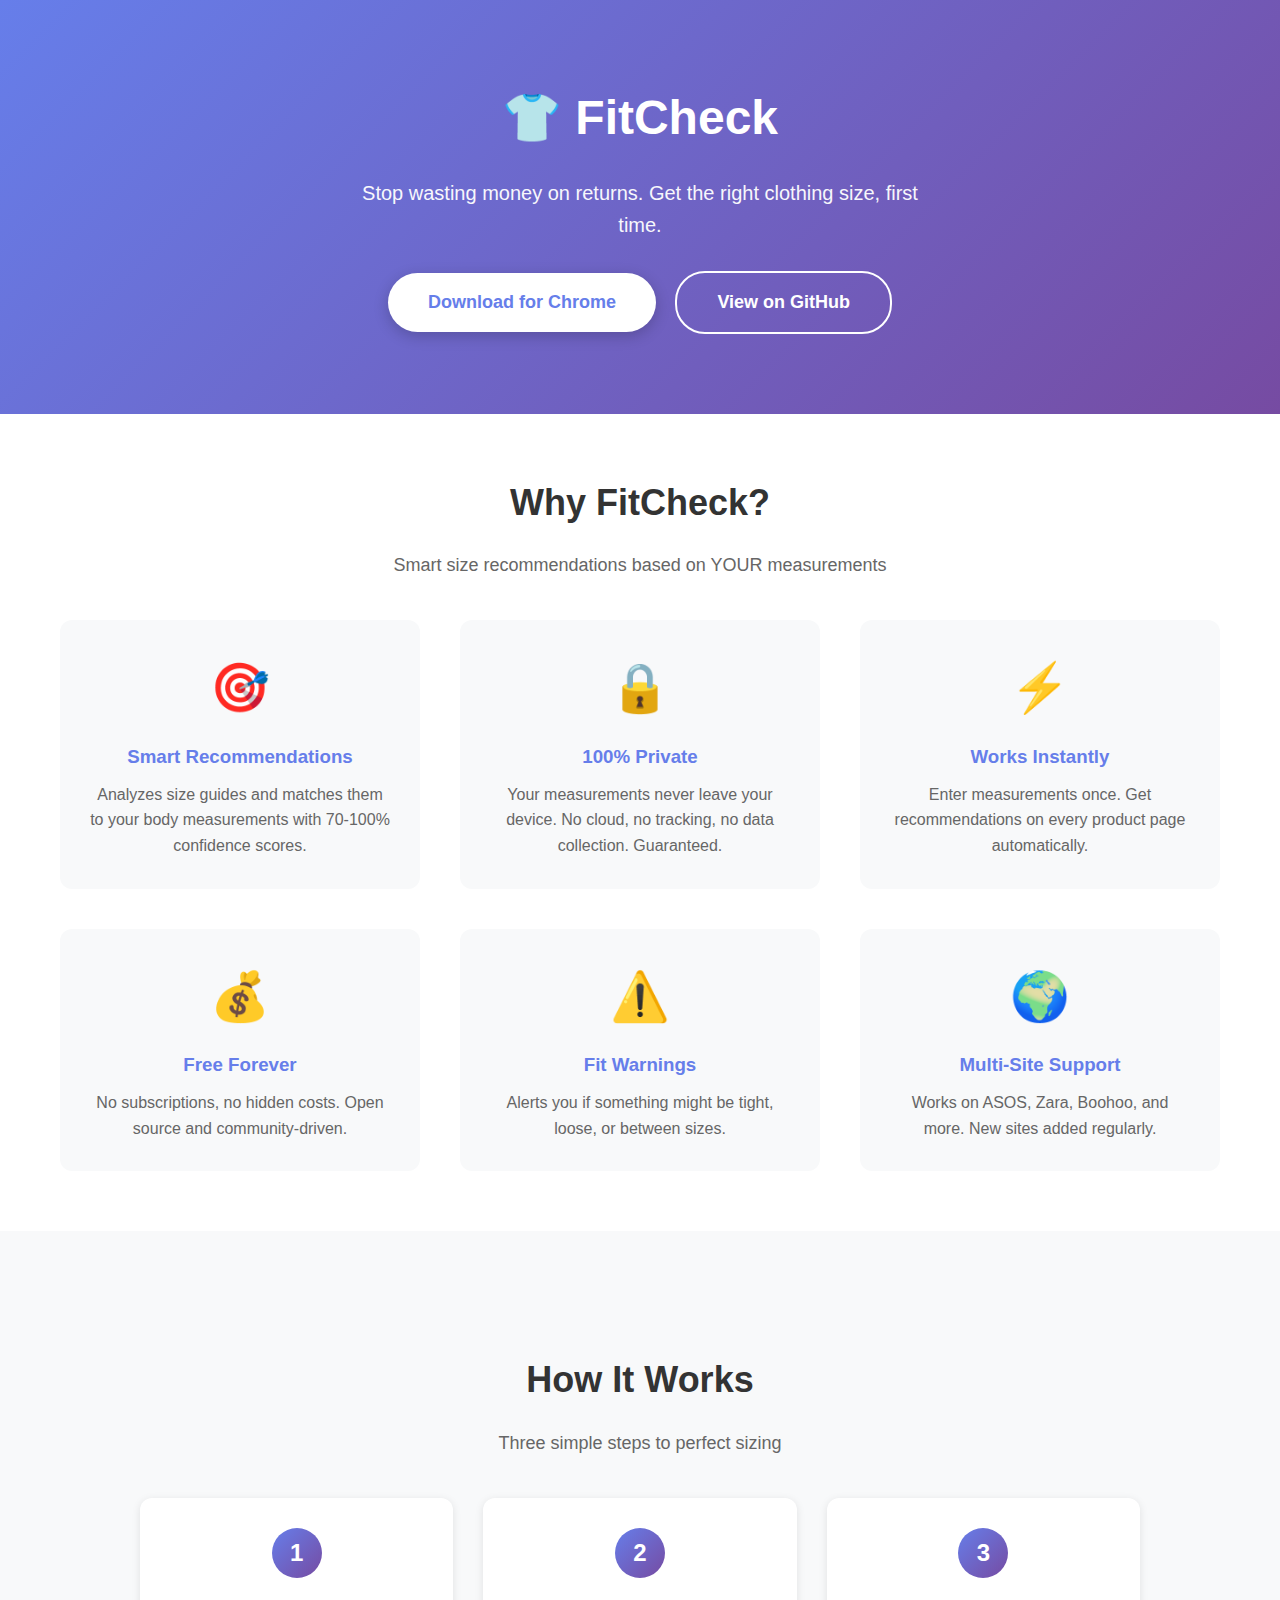
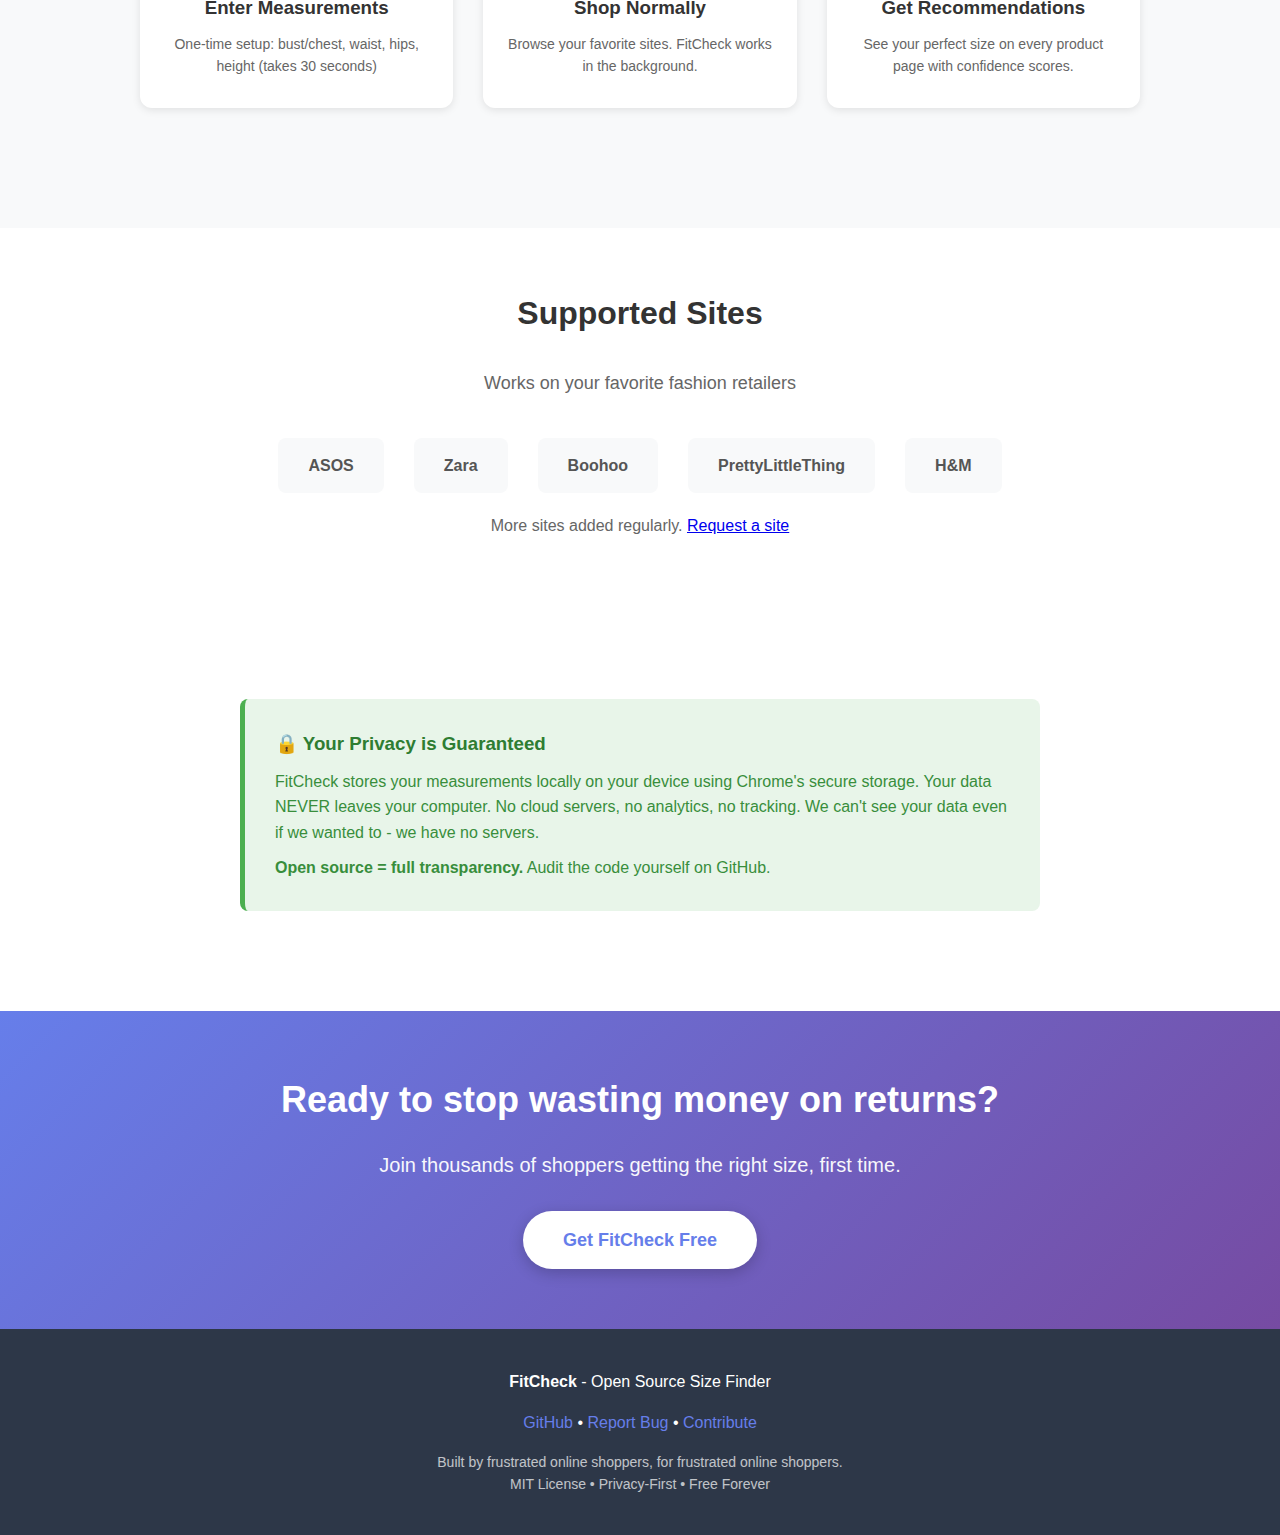
<file: index.html>
<!DOCTYPE html>
<html lang="en">
<head>
  <meta charset="UTF-8">
  <meta name="viewport" content="width=device-width, initial-scale=1.0">
  <meta name="description" content="Stop wasting money on returns. FitCheck recommends your perfect clothing size across different brands. Privacy-first, open-source, free forever.">
  <title>FitCheck - Smart Size Finder | Get the Right Size, First Time</title>
  
  <!-- Open Graph -->
  <meta property="og:title" content="FitCheck - Smart Size Finder">
  <meta property="og:description" content="Stop wasting money on returns. Get perfect clothing sizes based on your measurements.">
  <meta property="og:type" content="website">
  <meta property="og:url" content="https://prensj2.github.io/fitcheck-extension/">
  
  <!-- Twitter Card -->
  <meta name="twitter:card" content="summary_large_image">
  <meta name="twitter:title" content="FitCheck - Smart Size Finder">
  <meta name="twitter:description" content="Stop wasting money on returns. Get the right size, first time.">
  
  <style>
    * {
      margin: 0;
      padding: 0;
      box-sizing: border-box;
    }

    body {
      font-family: -apple-system, BlinkMacSystemFont, 'Segoe UI', Roboto, Oxygen, Ubuntu, Cantarell, sans-serif;
      line-height: 1.6;
      color: #333;
    }

    .hero {
      background: linear-gradient(135deg, #667eea 0%, #764ba2 100%);
      color: white;
      padding: 80px 20px;
      text-align: center;
    }

    .hero h1 {
      font-size: 48px;
      margin-bottom: 20px;
      font-weight: 700;
    }

    .hero p {
      font-size: 20px;
      margin-bottom: 30px;
      opacity: 0.95;
      max-width: 600px;
      margin-left: auto;
      margin-right: auto;
    }

    .cta-button {
      display: inline-block;
      background: white;
      color: #667eea;
      padding: 15px 40px;
      border-radius: 30px;
      text-decoration: none;
      font-weight: 600;
      font-size: 18px;
      box-shadow: 0 4px 15px rgba(0,0,0,0.2);
      transition: transform 0.2s, box-shadow 0.2s;
    }

    .cta-button:hover {
      transform: translateY(-2px);
      box-shadow: 0 6px 20px rgba(0,0,0,0.3);
    }

    .cta-secondary {
      display: inline-block;
      background: transparent;
      color: white;
      padding: 15px 40px;
      border: 2px solid white;
      border-radius: 30px;
      text-decoration: none;
      font-weight: 600;
      font-size: 18px;
      margin-left: 15px;
      transition: background 0.2s;
    }

    .cta-secondary:hover {
      background: rgba(255,255,255,0.1);
    }

    .container {
      max-width: 1200px;
      margin: 0 auto;
      padding: 60px 20px;
    }

    .features {
      display: grid;
      grid-template-columns: repeat(auto-fit, minmax(300px, 1fr));
      gap: 40px;
      margin-top: 40px;
    }

    .feature {
      text-align: center;
      padding: 30px;
      background: #f8f9fa;
      border-radius: 12px;
    }

    .feature-icon {
      font-size: 48px;
      margin-bottom: 15px;
    }

    .feature h3 {
      margin-bottom: 10px;
      color: #667eea;
    }

    .feature p {
      color: #666;
    }

    .how-it-works {
      background: #f8f9fa;
      padding: 60px 20px;
    }

    .steps {
      display: grid;
      grid-template-columns: repeat(auto-fit, minmax(250px, 1fr));
      gap: 30px;
      max-width: 1000px;
      margin: 40px auto 0;
    }

    .step {
      text-align: center;
      padding: 30px 20px;
      background: white;
      border-radius: 12px;
      box-shadow: 0 2px 8px rgba(0,0,0,0.1);
    }

    .step-number {
      display: inline-block;
      width: 50px;
      height: 50px;
      background: linear-gradient(135deg, #667eea 0%, #764ba2 100%);
      color: white;
      border-radius: 50%;
      line-height: 50px;
      font-size: 24px;
      font-weight: 700;
      margin-bottom: 15px;
    }

    .step h3 {
      margin-bottom: 10px;
      color: #333;
    }

    .step p {
      color: #666;
      font-size: 14px;
    }

    .sites {
      text-align: center;
      padding: 60px 20px;
    }

    .sites h2 {
      margin-bottom: 30px;
      font-size: 32px;
    }

    .site-logos {
      display: flex;
      justify-content: center;
      gap: 30px;
      flex-wrap: wrap;
      margin-top: 20px;
    }

    .site-logo {
      padding: 15px 30px;
      background: #f8f9fa;
      border-radius: 8px;
      font-weight: 600;
      color: #555;
    }

    .privacy-banner {
      background: #e8f5e9;
      border-left: 5px solid #4caf50;
      padding: 30px;
      margin: 40px auto;
      max-width: 800px;
      border-radius: 8px;
    }

    .privacy-banner h3 {
      color: #2e7d32;
      margin-bottom: 10px;
    }

    .privacy-banner p {
      color: #388e3c;
    }

    footer {
      background: #2d3748;
      color: white;
      text-align: center;
      padding: 40px 20px;
    }

    footer a {
      color: #667eea;
      text-decoration: none;
    }

    footer a:hover {
      text-decoration: underline;
    }

    h2 {
      text-align: center;
      font-size: 36px;
      margin-bottom: 20px;
    }

    .subtitle {
      text-align: center;
      color: #666;
      font-size: 18px;
      margin-bottom: 40px;
    }

    @media (max-width: 768px) {
      .hero h1 {
        font-size: 32px;
      }

      .hero p {
        font-size: 16px;
      }

      .cta-button, .cta-secondary {
        display: block;
        margin: 10px auto;
        max-width: 300px;
      }
    }
  </style>
</head>
<body>
  <!-- Hero Section -->
  <div class="hero">
    <h1>👕 FitCheck</h1>
    <p>Stop wasting money on returns. Get the right clothing size, first time.</p>
    <a href="https://github.com/PrenSJ2/fitcheck-extension/releases" class="cta-button">Download for Chrome</a>
    <a href="https://github.com/PrenSJ2/fitcheck-extension" class="cta-secondary">View on GitHub</a>
  </div>

  <!-- Features Section -->
  <div class="container">
    <h2>Why FitCheck?</h2>
    <p class="subtitle">Smart size recommendations based on YOUR measurements</p>

    <div class="features">
      <div class="feature">
        <div class="feature-icon">🎯</div>
        <h3>Smart Recommendations</h3>
        <p>Analyzes size guides and matches them to your body measurements with 70-100% confidence scores.</p>
      </div>

      <div class="feature">
        <div class="feature-icon">🔒</div>
        <h3>100% Private</h3>
        <p>Your measurements never leave your device. No cloud, no tracking, no data collection. Guaranteed.</p>
      </div>

      <div class="feature">
        <div class="feature-icon">⚡</div>
        <h3>Works Instantly</h3>
        <p>Enter measurements once. Get recommendations on every product page automatically.</p>
      </div>

      <div class="feature">
        <div class="feature-icon">💰</div>
        <h3>Free Forever</h3>
        <p>No subscriptions, no hidden costs. Open source and community-driven.</p>
      </div>

      <div class="feature">
        <div class="feature-icon">⚠️</div>
        <h3>Fit Warnings</h3>
        <p>Alerts you if something might be tight, loose, or between sizes.</p>
      </div>

      <div class="feature">
        <div class="feature-icon">🌍</div>
        <h3>Multi-Site Support</h3>
        <p>Works on ASOS, Zara, Boohoo, and more. New sites added regularly.</p>
      </div>
    </div>
  </div>

  <!-- How It Works -->
  <div class="how-it-works">
    <div class="container">
      <h2>How It Works</h2>
      <p class="subtitle">Three simple steps to perfect sizing</p>

      <div class="steps">
        <div class="step">
          <div class="step-number">1</div>
          <h3>Enter Measurements</h3>
          <p>One-time setup: bust/chest, waist, hips, height (takes 30 seconds)</p>
        </div>

        <div class="step">
          <div class="step-number">2</div>
          <h3>Shop Normally</h3>
          <p>Browse your favorite sites. FitCheck works in the background.</p>
        </div>

        <div class="step">
          <div class="step-number">3</div>
          <h3>Get Recommendations</h3>
          <p>See your perfect size on every product page with confidence scores.</p>
        </div>
      </div>
    </div>
  </div>

  <!-- Supported Sites -->
  <div class="sites">
    <h2>Supported Sites</h2>
    <p class="subtitle">Works on your favorite fashion retailers</p>

    <div class="site-logos">
      <div class="site-logo">ASOS</div>
      <div class="site-logo">Zara</div>
      <div class="site-logo">Boohoo</div>
      <div class="site-logo">PrettyLittleThing</div>
      <div class="site-logo">H&M</div>
    </div>

    <p style="margin-top: 20px; color: #666;">More sites added regularly. <a href="https://github.com/PrenSJ2/fitcheck-extension/issues/new?template=new_site_request.md">Request a site</a></p>
  </div>

  <!-- Privacy -->
  <div class="container">
    <div class="privacy-banner">
      <h3>🔒 Your Privacy is Guaranteed</h3>
      <p>FitCheck stores your measurements locally on your device using Chrome's secure storage. Your data NEVER leaves your computer. No cloud servers, no analytics, no tracking. We can't see your data even if we wanted to - we have no servers.</p>
      <p style="margin-top: 10px;"><strong>Open source = full transparency.</strong> Audit the code yourself on GitHub.</p>
    </div>
  </div>

  <!-- CTA Footer -->
  <div class="hero" style="padding: 60px 20px;">
    <h2 style="color: white; font-size: 36px; margin-bottom: 20px;">Ready to stop wasting money on returns?</h2>
    <p style="margin-bottom: 30px;">Join thousands of shoppers getting the right size, first time.</p>
    <a href="https://github.com/PrenSJ2/fitcheck-extension/releases" class="cta-button">Get FitCheck Free</a>
  </div>

  <!-- Footer -->
  <footer>
    <p><strong>FitCheck</strong> - Open Source Size Finder</p>
    <p style="margin-top: 15px;">
      <a href="https://github.com/PrenSJ2/fitcheck-extension">GitHub</a> •
      <a href="https://github.com/PrenSJ2/fitcheck-extension/issues">Report Bug</a> •
      <a href="https://github.com/PrenSJ2/fitcheck-extension/blob/master/CONTRIBUTING.md">Contribute</a>
    </p>
    <p style="margin-top: 15px; opacity: 0.7; font-size: 14px;">
      Built by frustrated online shoppers, for frustrated online shoppers.<br>
      MIT License • Privacy-First • Free Forever
    </p>
  </footer>
</body>
</html>
</file>
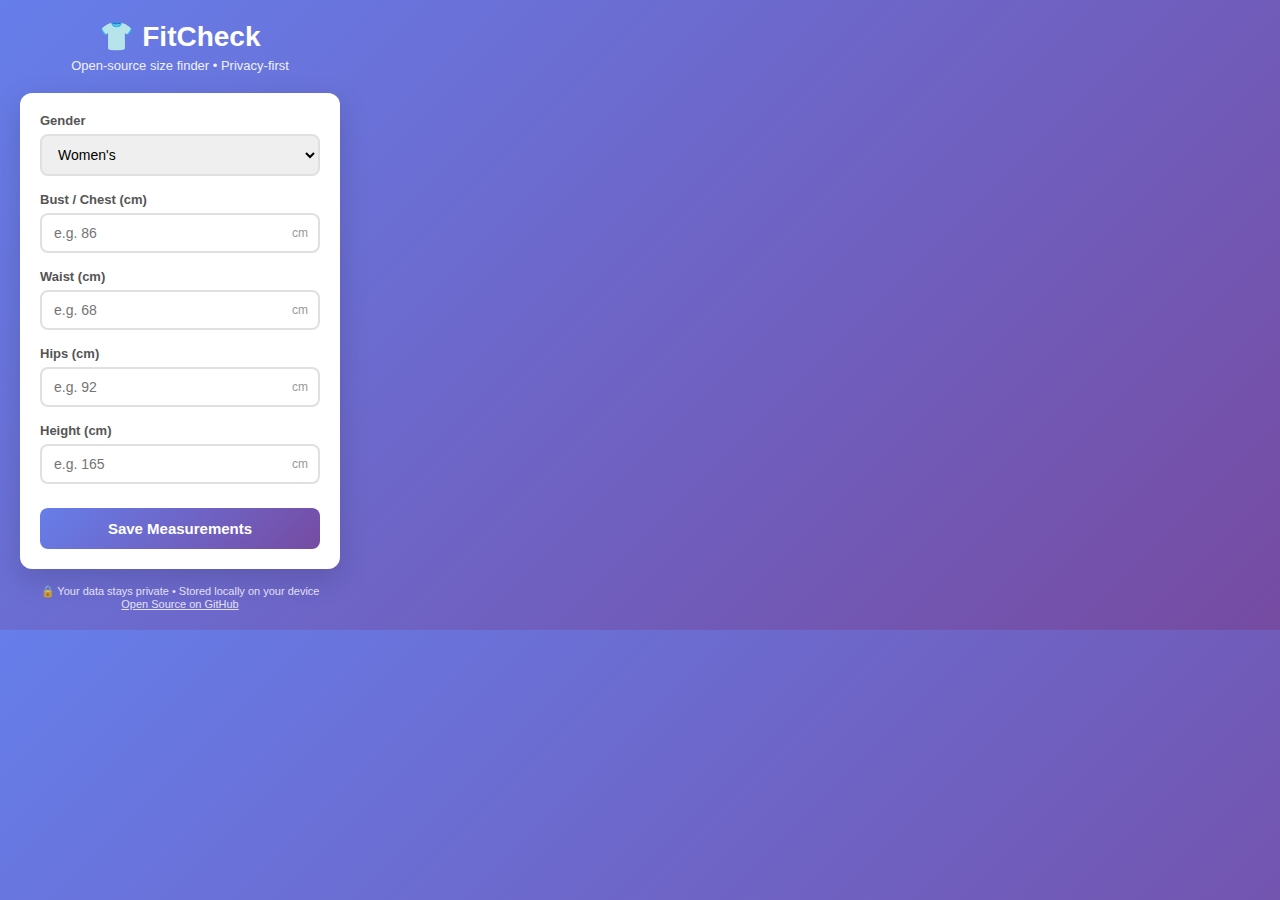
<file: popup.html>
<!DOCTYPE html>
<html lang="en">
<head>
  <meta charset="UTF-8">
  <meta name="viewport" content="width=device-width, initial-scale=1.0">
  <title>FitCheck</title>
  <style>
    * {
      margin: 0;
      padding: 0;
      box-sizing: border-box;
    }

    body {
      width: 360px;
      min-height: 500px;
      font-family: -apple-system, BlinkMacSystemFont, 'Segoe UI', Roboto, Oxygen, Ubuntu, Cantarell, sans-serif;
      background: linear-gradient(135deg, #667eea 0%, #764ba2 100%);
      color: #333;
    }

    .container {
      padding: 20px;
    }

    .header {
      text-align: center;
      color: white;
      margin-bottom: 20px;
    }

    .header h1 {
      font-size: 28px;
      font-weight: 700;
      margin-bottom: 5px;
    }

    .header p {
      font-size: 13px;
      opacity: 0.9;
    }

    .card {
      background: white;
      border-radius: 12px;
      padding: 20px;
      box-shadow: 0 10px 30px rgba(0,0,0,0.15);
    }

    .form-group {
      margin-bottom: 16px;
    }

    .form-group label {
      display: block;
      font-size: 13px;
      font-weight: 600;
      color: #555;
      margin-bottom: 6px;
    }

    .input-wrapper {
      position: relative;
    }

    .form-group input,
    .form-group select {
      width: 100%;
      padding: 10px 12px;
      border: 2px solid #e0e0e0;
      border-radius: 8px;
      font-size: 14px;
      transition: all 0.2s;
    }

    .form-group input:focus,
    .form-group select:focus {
      outline: none;
      border-color: #667eea;
    }

    .unit {
      position: absolute;
      right: 12px;
      top: 50%;
      transform: translateY(-50%);
      font-size: 12px;
      color: #999;
      pointer-events: none;
    }

    .btn {
      width: 100%;
      padding: 12px;
      background: linear-gradient(135deg, #667eea 0%, #764ba2 100%);
      color: white;
      border: none;
      border-radius: 8px;
      font-size: 15px;
      font-weight: 600;
      cursor: pointer;
      transition: transform 0.2s, box-shadow 0.2s;
      margin-top: 8px;
    }

    .btn:hover {
      transform: translateY(-2px);
      box-shadow: 0 6px 20px rgba(102, 126, 234, 0.4);
    }

    .btn:active {
      transform: translateY(0);
    }

    .status {
      margin-top: 16px;
      padding: 12px;
      border-radius: 8px;
      font-size: 13px;
      text-align: center;
      display: none;
    }

    .status.success {
      background: #d4edda;
      color: #155724;
      display: block;
    }

    .status.info {
      background: #d1ecf1;
      color: #0c5460;
      display: block;
    }

    .footer {
      text-align: center;
      margin-top: 16px;
      color: white;
      font-size: 11px;
      opacity: 0.8;
    }

    .footer a {
      color: white;
      text-decoration: underline;
    }

    .measurements-saved {
      display: none;
      text-align: center;
      padding: 30px 20px;
    }

    .measurements-saved h2 {
      color: #667eea;
      font-size: 20px;
      margin-bottom: 10px;
    }

    .measurements-saved p {
      color: #666;
      font-size: 14px;
      line-height: 1.6;
      margin-bottom: 20px;
    }

    .measurement-display {
      background: #f8f9fa;
      padding: 12px;
      border-radius: 8px;
      margin-bottom: 16px;
    }

    .measurement-display div {
      display: flex;
      justify-content: space-between;
      padding: 6px 0;
      font-size: 13px;
    }

    .measurement-display strong {
      color: #667eea;
    }
  </style>
</head>
<body>
  <div class="container">
    <div class="header">
      <h1>👕 FitCheck</h1>
      <p>Open-source size finder • Privacy-first</p>
    </div>

    <div class="card">
      <div id="inputForm">
        <div class="form-group">
          <label>Gender</label>
          <select id="gender">
            <option value="female">Women's</option>
            <option value="male">Men's</option>
          </select>
        </div>

        <div class="form-group">
          <label>Bust / Chest (cm)</label>
          <div class="input-wrapper">
            <input type="number" id="bust" placeholder="e.g. 86" min="50" max="150" step="0.5">
            <span class="unit">cm</span>
          </div>
        </div>

        <div class="form-group">
          <label>Waist (cm)</label>
          <div class="input-wrapper">
            <input type="number" id="waist" placeholder="e.g. 68" min="40" max="150" step="0.5">
            <span class="unit">cm</span>
          </div>
        </div>

        <div class="form-group">
          <label>Hips (cm)</label>
          <div class="input-wrapper">
            <input type="number" id="hips" placeholder="e.g. 92" min="50" max="150" step="0.5">
            <span class="unit">cm</span>
          </div>
        </div>

        <div class="form-group">
          <label>Height (cm)</label>
          <div class="input-wrapper">
            <input type="number" id="height" placeholder="e.g. 165" min="140" max="220" step="1">
            <span class="unit">cm</span>
          </div>
        </div>

        <button class="btn" id="saveBtn">Save Measurements</button>

        <div class="status" id="status"></div>
      </div>

      <div id="savedView" class="measurements-saved">
        <h2>✓ Measurements Saved</h2>
        <p>Browse ASOS, Zara, or Boohoo and we'll recommend your size!</p>
        
        <div class="measurement-display" id="displayMeasurements"></div>

        <button class="btn" id="editBtn">Edit Measurements</button>
      </div>
    </div>

    <div class="footer">
      <p>🔒 Your data stays private • Stored locally on your device</p>
      <p><a href="https://github.com/yourusername/fitcheck-extension" target="_blank">Open Source on GitHub</a></p>
    </div>
  </div>

  <script src="popup.js"></script>
</body>
</html>
</file>
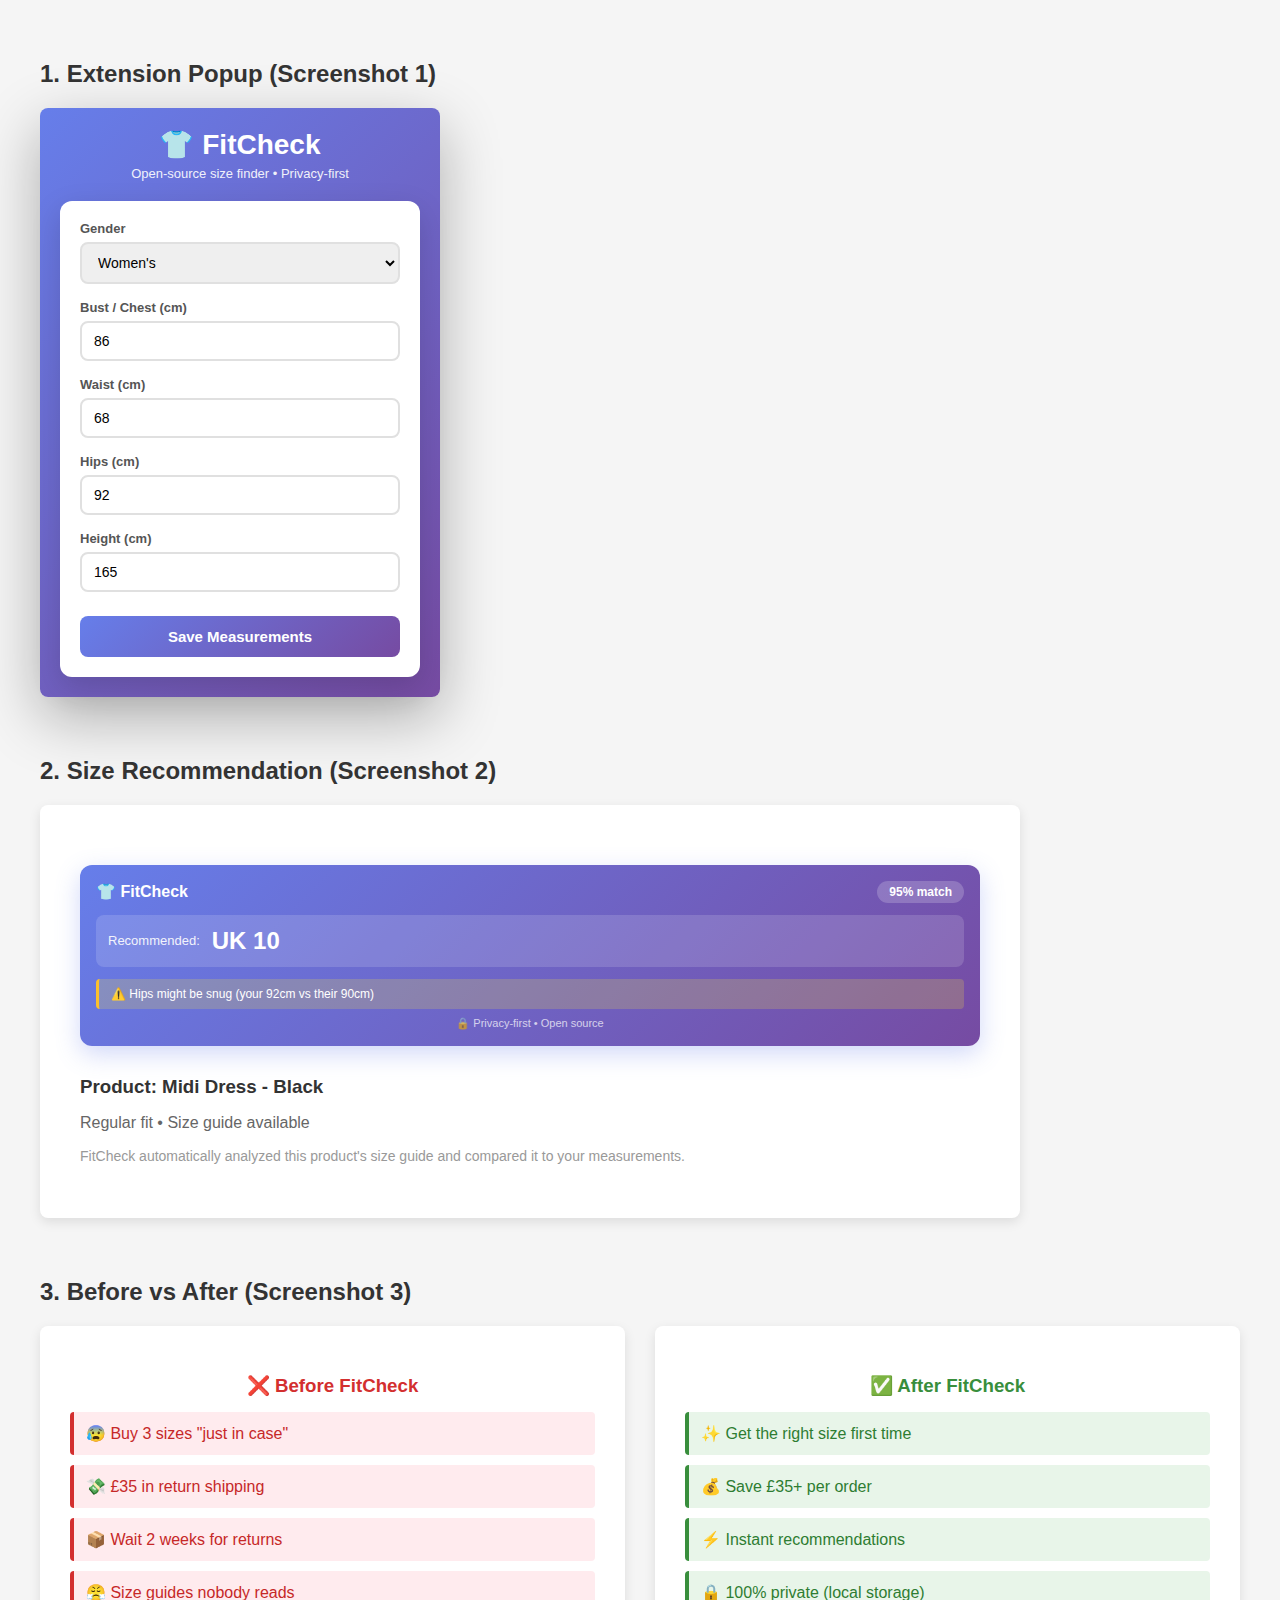
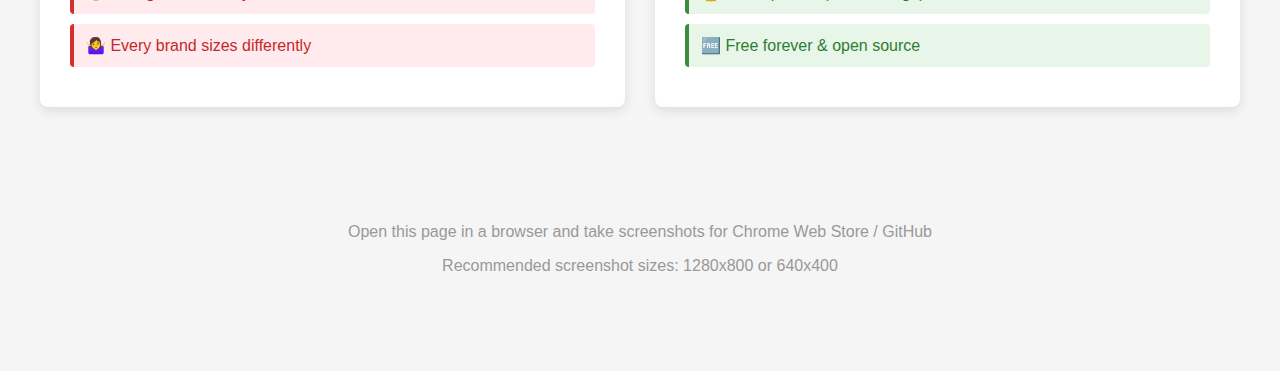
<file: docs/demo.html>
<!DOCTYPE html>
<html lang="en">
<head>
  <meta charset="UTF-8">
  <meta name="viewport" content="width=device-width, initial-scale=1.0">
  <title>FitCheck Demo - Screenshot Generator</title>
  <style>
    body {
      margin: 0;
      padding: 40px;
      background: #f5f5f5;
      font-family: -apple-system, BlinkMacSystemFont, 'Segoe UI', Roboto, sans-serif;
    }

    .demo-section {
      margin-bottom: 60px;
    }

    .demo-section h2 {
      color: #333;
      margin-bottom: 20px;
      font-size: 24px;
    }

    /* Popup Demo */
    .popup-demo {
      width: 360px;
      min-height: 500px;
      background: linear-gradient(135deg, #667eea 0%, #764ba2 100%);
      border-radius: 8px;
      box-shadow: 0 20px 60px rgba(0,0,0,0.3);
      padding: 20px;
    }

    .popup-header {
      text-align: center;
      color: white;
      margin-bottom: 20px;
    }

    .popup-header h1 {
      font-size: 28px;
      margin: 0 0 5px 0;
    }

    .popup-header p {
      font-size: 13px;
      margin: 0;
      opacity: 0.9;
    }

    .popup-card {
      background: white;
      border-radius: 12px;
      padding: 20px;
      box-shadow: 0 10px 30px rgba(0,0,0,0.15);
    }

    .form-group {
      margin-bottom: 16px;
    }

    .form-group label {
      display: block;
      font-size: 13px;
      font-weight: 600;
      color: #555;
      margin-bottom: 6px;
    }

    .form-group input,
    .form-group select {
      width: 100%;
      padding: 10px 12px;
      border: 2px solid #e0e0e0;
      border-radius: 8px;
      font-size: 14px;
      box-sizing: border-box;
    }

    .btn {
      width: 100%;
      padding: 12px;
      background: linear-gradient(135deg, #667eea 0%, #764ba2 100%);
      color: white;
      border: none;
      border-radius: 8px;
      font-size: 15px;
      font-weight: 600;
      cursor: pointer;
      margin-top: 8px;
    }

    /* Recommendation Card Demo */
    .product-page-demo {
      max-width: 900px;
      background: white;
      padding: 40px;
      border-radius: 8px;
      box-shadow: 0 4px 12px rgba(0,0,0,0.1);
    }

    .recommendation-card {
      background: linear-gradient(135deg, #667eea 0%, #764ba2 100%);
      border-radius: 12px;
      padding: 16px;
      color: white;
      margin: 20px 0;
      box-shadow: 0 8px 24px rgba(102, 126, 234, 0.3);
    }

    .rec-header {
      display: flex;
      justify-content: space-between;
      align-items: center;
      margin-bottom: 12px;
    }

    .rec-logo {
      font-size: 16px;
      font-weight: 700;
    }

    .rec-confidence {
      background: rgba(255, 255, 255, 0.2);
      padding: 4px 12px;
      border-radius: 20px;
      font-size: 12px;
      font-weight: 600;
    }

    .rec-size {
      display: flex;
      align-items: center;
      gap: 12px;
      margin-bottom: 12px;
      padding: 12px;
      background: rgba(255, 255, 255, 0.15);
      border-radius: 8px;
    }

    .rec-label {
      font-size: 13px;
      opacity: 0.9;
    }

    .rec-size-value {
      font-size: 24px;
      font-weight: 700;
    }

    .rec-warning {
      background: rgba(255, 235, 59, 0.2);
      border-left: 3px solid #fbc02d;
      padding: 8px 12px;
      border-radius: 4px;
      font-size: 12px;
      margin-bottom: 6px;
    }

    .rec-footer {
      text-align: center;
      font-size: 11px;
      opacity: 0.7;
      margin-top: 8px;
    }

    .product-info {
      margin-top: 30px;
      color: #666;
    }

    .product-info h3 {
      color: #333;
      margin-bottom: 10px;
    }

    /* Before/After Comparison */
    .comparison {
      display: grid;
      grid-template-columns: 1fr 1fr;
      gap: 30px;
      max-width: 1200px;
    }

    .comparison-side {
      background: white;
      padding: 30px;
      border-radius: 8px;
      box-shadow: 0 4px 12px rgba(0,0,0,0.1);
    }

    .comparison-side h3 {
      color: #333;
      margin-bottom: 15px;
      text-align: center;
    }

    .comparison-side.before h3 {
      color: #d32f2f;
    }

    .comparison-side.after h3 {
      color: #388e3c;
    }

    .pain-point {
      padding: 12px;
      margin: 10px 0;
      background: #ffebee;
      border-left: 4px solid #d32f2f;
      border-radius: 4px;
      color: #c62828;
    }

    .benefit {
      padding: 12px;
      margin: 10px 0;
      background: #e8f5e9;
      border-left: 4px solid #388e3c;
      border-radius: 4px;
      color: #2e7d32;
    }
  </style>
</head>
<body>
  <!-- Popup Screenshot -->
  <div class="demo-section">
    <h2>1. Extension Popup (Screenshot 1)</h2>
    <div class="popup-demo">
      <div class="popup-header">
        <h1>👕 FitCheck</h1>
        <p>Open-source size finder • Privacy-first</p>
      </div>

      <div class="popup-card">
        <div class="form-group">
          <label>Gender</label>
          <select>
            <option>Women's</option>
          </select>
        </div>

        <div class="form-group">
          <label>Bust / Chest (cm)</label>
          <input type="number" value="86">
        </div>

        <div class="form-group">
          <label>Waist (cm)</label>
          <input type="number" value="68">
        </div>

        <div class="form-group">
          <label>Hips (cm)</label>
          <input type="number" value="92">
        </div>

        <div class="form-group">
          <label>Height (cm)</label>
          <input type="number" value="165">
        </div>

        <button class="btn">Save Measurements</button>
      </div>
    </div>
  </div>

  <!-- Recommendation Card Screenshot -->
  <div class="demo-section">
    <h2>2. Size Recommendation (Screenshot 2)</h2>
    <div class="product-page-demo">
      <div class="recommendation-card">
        <div class="rec-header">
          <span class="rec-logo">👕 FitCheck</span>
          <span class="rec-confidence">95% match</span>
        </div>
        <div class="rec-size">
          <span class="rec-label">Recommended:</span>
          <span class="rec-size-value">UK 10</span>
        </div>
        <div class="rec-warning">⚠️ Hips might be snug (your 92cm vs their 90cm)</div>
        <div class="rec-footer">
          🔒 Privacy-first • Open source
        </div>
      </div>

      <div class="product-info">
        <h3>Product: Midi Dress - Black</h3>
        <p>Regular fit • Size guide available</p>
        <p style="color: #999; font-size: 14px;">FitCheck automatically analyzed this product's size guide and compared it to your measurements.</p>
      </div>
    </div>
  </div>

  <!-- Before/After Comparison -->
  <div class="demo-section">
    <h2>3. Before vs After (Screenshot 3)</h2>
    <div class="comparison">
      <div class="comparison-side before">
        <h3>❌ Before FitCheck</h3>
        <div class="pain-point">
          😰 Buy 3 sizes "just in case"
        </div>
        <div class="pain-point">
          💸 £35 in return shipping
        </div>
        <div class="pain-point">
          📦 Wait 2 weeks for returns
        </div>
        <div class="pain-point">
          😤 Size guides nobody reads
        </div>
        <div class="pain-point">
          🤷‍♀️ Every brand sizes differently
        </div>
      </div>

      <div class="comparison-side after">
        <h3>✅ After FitCheck</h3>
        <div class="benefit">
          ✨ Get the right size first time
        </div>
        <div class="benefit">
          💰 Save £35+ per order
        </div>
        <div class="benefit">
          ⚡ Instant recommendations
        </div>
        <div class="benefit">
          🔒 100% private (local storage)
        </div>
        <div class="benefit">
          🆓 Free forever & open source
        </div>
      </div>
    </div>
  </div>

  <div style="text-align: center; padding: 40px; color: #999;">
    <p>Open this page in a browser and take screenshots for Chrome Web Store / GitHub</p>
    <p>Recommended screenshot sizes: 1280x800 or 640x400</p>
  </div>
</body>
</html>
</file>
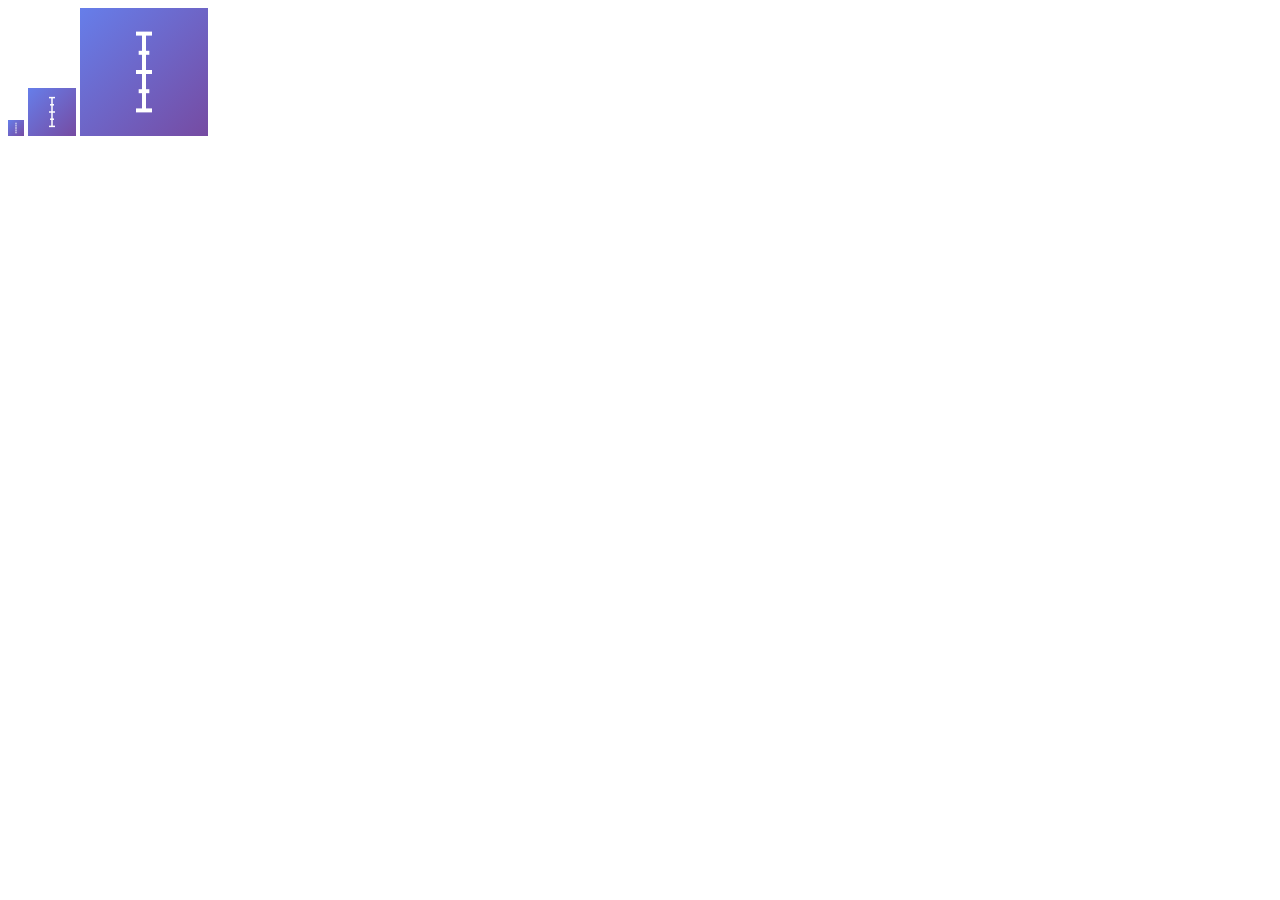
<file: icons/generate-icons.html>
<!DOCTYPE html>
<html>
<head>
  <title>FitCheck Icon Generator</title>
</head>
<body>
  <canvas id="canvas16" width="16" height="16"></canvas>
  <canvas id="canvas48" width="48" height="48"></canvas>
  <canvas id="canvas128" width="128" height="128"></canvas>
  
  <script>
    function drawIcon(canvas, size) {
      const ctx = canvas.getContext('2d');
      
      // Gradient background
      const gradient = ctx.createLinearGradient(0, 0, size, size);
      gradient.addColorStop(0, '#667eea');
      gradient.addColorStop(1, '#764ba2');
      ctx.fillStyle = gradient;
      ctx.fillRect(0, 0, size, size);
      
      // White ruler icon
      ctx.strokeStyle = '#ffffff';
      ctx.fillStyle = '#ffffff';
      ctx.lineWidth = size / 32;
      
      const centerX = size / 2;
      const centerY = size / 2;
      const length = size * 0.6;
      
      // Vertical ruler
      ctx.beginPath();
      ctx.moveTo(centerX, centerY - length/2);
      ctx.lineTo(centerX, centerY + length/2);
      ctx.stroke();
      
      // Tick marks
      for (let i = 0; i < 5; i++) {
        const y = centerY - length/2 + (i * length/4);
        const tickLength = i % 2 === 0 ? size/8 : size/12;
        ctx.beginPath();
        ctx.moveTo(centerX - tickLength/2, y);
        ctx.lineTo(centerX + tickLength/2, y);
        ctx.stroke();
      }
      
      return canvas.toDataURL('image/png');
    }
    
    const icon16 = drawIcon(document.getElementById('canvas16'), 16);
    const icon48 = drawIcon(document.getElementById('canvas48'), 48);
    const icon128 = drawIcon(document.getElementById('canvas128'), 128);
    
    console.log('Icons generated. Download manually from canvas elements.');
  </script>
</body>
</html>
</file>
